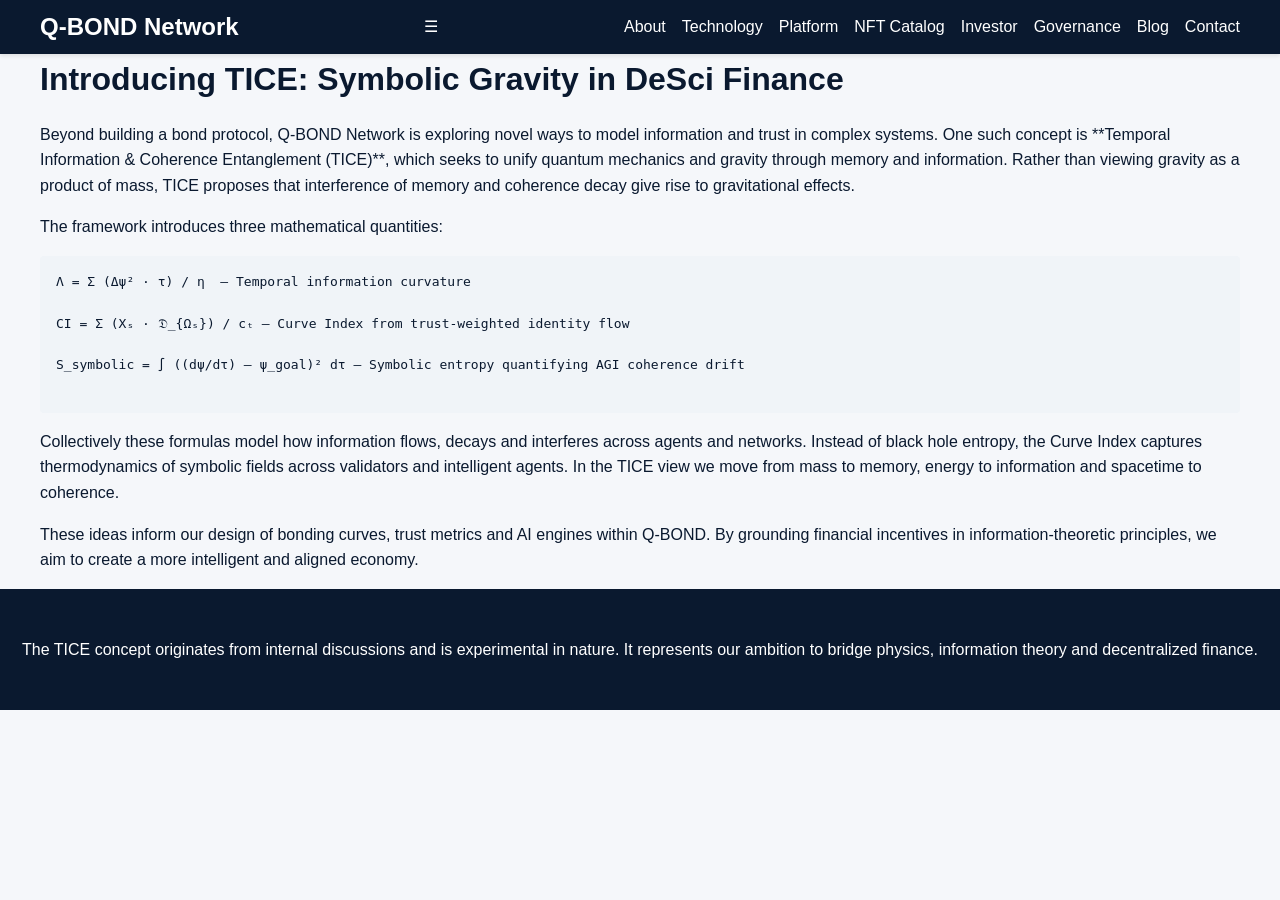
<file: blog.html>
<!DOCTYPE html>
<html lang="en">
  <head>
    <meta charset="UTF-8" />
    <meta name="viewport" content="width=device-width, initial-scale=1.0" />
    <title>Blog – Q‑BOND Network</title>
    <link rel="stylesheet" href="style.css" />
    <script>
      function toggleNav() {
        document.querySelector('.nav-links').classList.toggle('active');
      }
    </script>
    <style>
      pre {
        background: #f0f4f8;
        padding: 1rem;
        overflow-x: auto;
        border-radius: 4px;
      }
    </style>
  </head>
  <body>
    <header>
      <div class="nav-bar container">
        <a href="index.html" class="nav-title">Q‑BOND Network</a>
        <span class="nav-toggle" onclick="toggleNav()">☰</span>
        <ul class="nav-links">
          <li><a href="about.html">About</a></li>
          <li><a href="technology.html">Technology</a></li>
          <li><a href="platform.html">Platform</a></li>
          <li><a href="nfts.html">NFT Catalog</a></li>
          <li><a href="investor.html">Investor</a></li>
          <li><a href="governance.html">Governance</a></li>
          <li><a href="blog.html" class="active">Blog</a></li>
          <li><a href="contact.html">Contact</a></li>
        </ul>
      </div>
    </header>

    <section class="container">
      <h2>Introducing TICE: Symbolic Gravity in DeSci Finance</h2>
      <p>
        Beyond building a bond protocol, Q‑BOND Network is exploring novel
        ways to model information and trust in complex systems. One such
        concept is **Temporal Information & Coherence Entanglement (TICE)**,
        which seeks to unify quantum mechanics and gravity through memory and
        information. Rather than viewing gravity as a product of
        mass, TICE proposes that interference of memory and coherence decay
        give rise to gravitational effects.
      </p>
      <p>
        The framework introduces three mathematical quantities:
      </p>
      <pre>
Λ = Σ (Δψ² · τ) / η  – Temporal information curvature

CI = Σ (Xₛ · 𝔇_{Ωₛ}) / cₜ – Curve Index from trust‑weighted identity flow

S_symbolic = ∫ ((dψ/dτ) – ψ_goal)² dτ – Symbolic entropy quantifying AGI coherence drift
      </pre>
      <p>
        Collectively these formulas model how information flows, decays and
        interferes across agents and networks. Instead of black hole entropy,
        the Curve Index captures thermodynamics of symbolic fields across
        validators and intelligent agents. In the TICE view
        we move from mass to memory, energy to information and spacetime to
        coherence.
      </p>
      <p>
        These ideas inform our design of bonding curves, trust metrics and AI
        engines within Q‑BOND. By grounding financial incentives in
        information‑theoretic principles, we aim to create a more
        intelligent and aligned economy.
      </p>
    </section>

    <footer>
      <p>
        The TICE concept originates from internal discussions and is
        experimental in nature. It represents our ambition to bridge physics,
        information theory and decentralized finance.
      </p>
    </footer>
  </body>
</html>
</file>
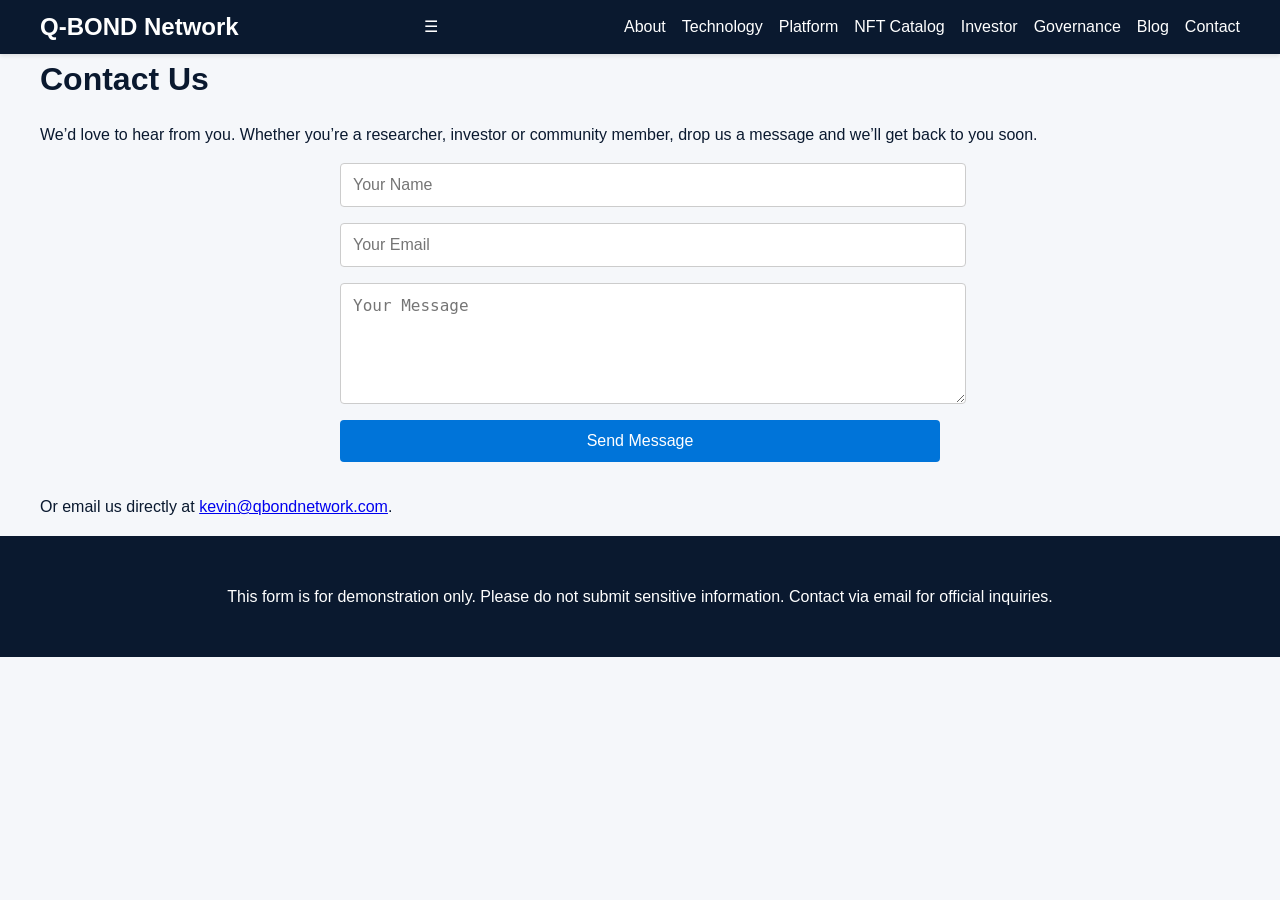
<file: contact.html>
<!DOCTYPE html>
<html lang="en">
  <head>
    <meta charset="UTF-8" />
    <meta name="viewport" content="width=device-width, initial-scale=1.0" />
    <title>Contact – Q‑BOND Network</title>
    <link rel="stylesheet" href="style.css" />
    <script>
      function toggleNav() {
        document.querySelector('.nav-links').classList.toggle('active');
      }
    </script>
    <style>
      form {
        max-width: 600px;
        margin: 0 auto;
        display: flex;
        flex-direction: column;
        gap: 1rem;
      }
      input,
      textarea {
        padding: 0.75rem;
        border: 1px solid #ccc;
        border-radius: 4px;
        font-size: 1rem;
        width: 100%;
      }
      button {
        padding: 0.75rem;
        border: none;
        border-radius: 4px;
        background-color: var(--primary-blue);
        color: var(--text-light);
        font-size: 1rem;
        cursor: pointer;
      }
      button:hover {
        background-color: var(--secondary-teal);
      }
    </style>
  </head>
  <body>
    <header>
      <div class="nav-bar container">
        <a href="index.html" class="nav-title">Q‑BOND Network</a>
        <span class="nav-toggle" onclick="toggleNav()">☰</span>
        <ul class="nav-links">
          <li><a href="about.html">About</a></li>
          <li><a href="technology.html">Technology</a></li>
          <li><a href="platform.html">Platform</a></li>
          <li><a href="nfts.html">NFT Catalog</a></li>
          <li><a href="investor.html">Investor</a></li>
          <li><a href="governance.html">Governance</a></li>
          <li><a href="blog.html">Blog</a></li>
          <li><a href="contact.html" class="active">Contact</a></li>
        </ul>
      </div>
    </header>

    <section class="container">
      <h2>Contact Us</h2>
      <p>
        We’d love to hear from you. Whether you’re a researcher, investor or
        community member, drop us a message and we’ll get back to you soon.
      </p>
      <form action="#" method="post" onsubmit="alert('Thank you for your message!'); return false;">
        <input type="text" name="name" placeholder="Your Name" required />
        <input type="email" name="email" placeholder="Your Email" required />
        <textarea name="message" rows="5" placeholder="Your Message" required></textarea>
        <button type="submit">Send Message</button>
      </form>
      <p style="margin-top: 2rem;">
        Or email us directly at
        <a href="mailto:kevin@qbondnetwork.com">kevin@qbondnetwork.com</a>.
      </p>
    </section>

    <footer>
      <p>
        This form is for demonstration only. Please do not submit sensitive
        information. Contact via email for official inquiries.
      </p>
    </footer>
  </body>
</html>
</file>
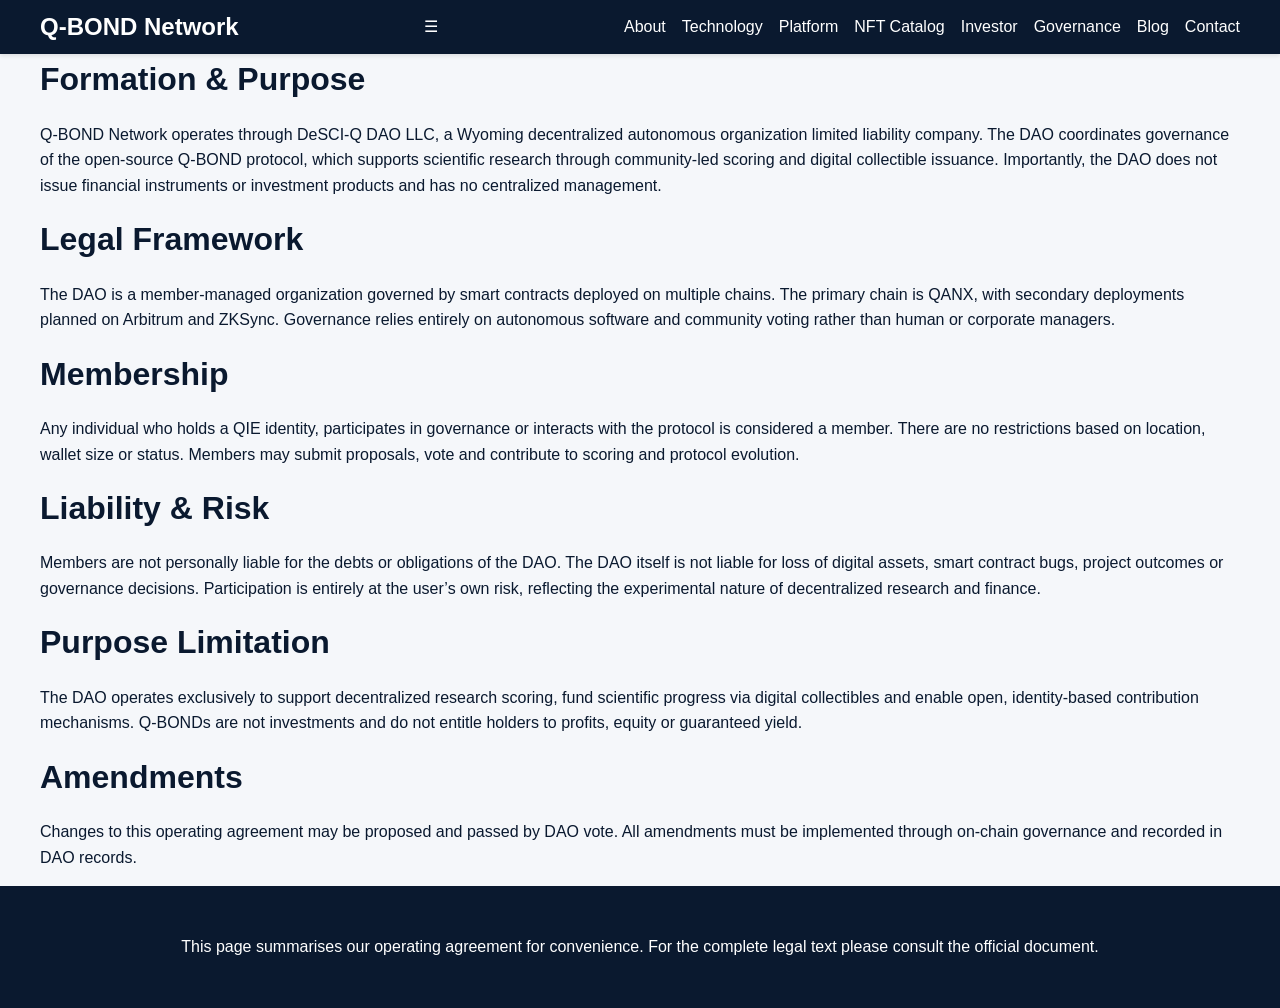
<file: governance.html>
<!DOCTYPE html>
<html lang="en">
  <head>
    <meta charset="UTF-8" />
    <meta name="viewport" content="width=device-width, initial-scale=1.0" />
    <title>Governance & Legal – Q‑BOND Network</title>
    <link rel="stylesheet" href="style.css" />
    <script>
      function toggleNav() {
        document.querySelector('.nav-links').classList.toggle('active');
      }
    </script>
  </head>
  <body>
    <header>
      <div class="nav-bar container">
        <a href="index.html" class="nav-title">Q‑BOND Network</a>
        <span class="nav-toggle" onclick="toggleNav()">☰</span>
        <ul class="nav-links">
          <li><a href="about.html">About</a></li>
          <li><a href="technology.html">Technology</a></li>
          <li><a href="platform.html">Platform</a></li>
          <li><a href="nfts.html">NFT Catalog</a></li>
          <li><a href="investor.html">Investor</a></li>
          <li><a href="governance.html" class="active">Governance</a></li>
          <li><a href="blog.html">Blog</a></li>
          <li><a href="contact.html">Contact</a></li>
        </ul>
      </div>
    </header>

    <section class="container">
      <h2>Formation & Purpose</h2>
      <p>
        Q‑BOND Network operates through DeSCI‑Q DAO LLC, a Wyoming
        decentralized autonomous organization limited liability company. The DAO
        coordinates governance of the open‑source Q‑BOND protocol, which
        supports scientific research through community‑led scoring and
        digital collectible issuance. Importantly, the DAO does
        not issue financial instruments or investment products and has no
        centralized management.
      </p>
    </section>

    <section class="container">
      <h2>Legal Framework</h2>
      <p>
        The DAO is a member‑managed organization governed by smart contracts
        deployed on multiple chains. The primary chain is QANX, with secondary
        deployments planned on Arbitrum and ZKSync. Governance
        relies entirely on autonomous software and community voting rather
        than human or corporate managers.
      </p>
    </section>

    <section class="container">
      <h2>Membership</h2>
      <p>
        Any individual who holds a QIE identity, participates in governance
        or interacts with the protocol is considered a member. There are no
        restrictions based on location, wallet size or status. Members
        may submit proposals, vote and contribute to scoring and protocol
        evolution.
      </p>
    </section>

    <section class="container">
      <h2>Liability & Risk</h2>
      <p>
        Members are not personally liable for the debts or obligations of the
        DAO. The DAO itself is not liable for loss of digital
        assets, smart contract bugs, project outcomes or governance
        decisions. Participation is entirely at the user’s own
        risk, reflecting the experimental nature of decentralized research and
        finance.
      </p>
    </section>

    <section class="container">
      <h2>Purpose Limitation</h2>
      <p>
        The DAO operates exclusively to support decentralized research scoring,
        fund scientific progress via digital collectibles and enable open,
        identity‑based contribution mechanisms. Q‑BONDs are not
        investments and do not entitle holders to profits, equity or
        guaranteed yield.
      </p>
    </section>

    <section class="container">
      <h2>Amendments</h2>
      <p>
        Changes to this operating agreement may be proposed and passed by DAO
        vote. All amendments must be implemented through
        on‑chain governance and recorded in DAO records.
      </p>
    </section>

    <footer>
      <p>
        This page summarises our operating agreement for convenience. For the
        complete legal text please consult the official document.
      </p>
    </footer>
  </body>
</html>
</file>
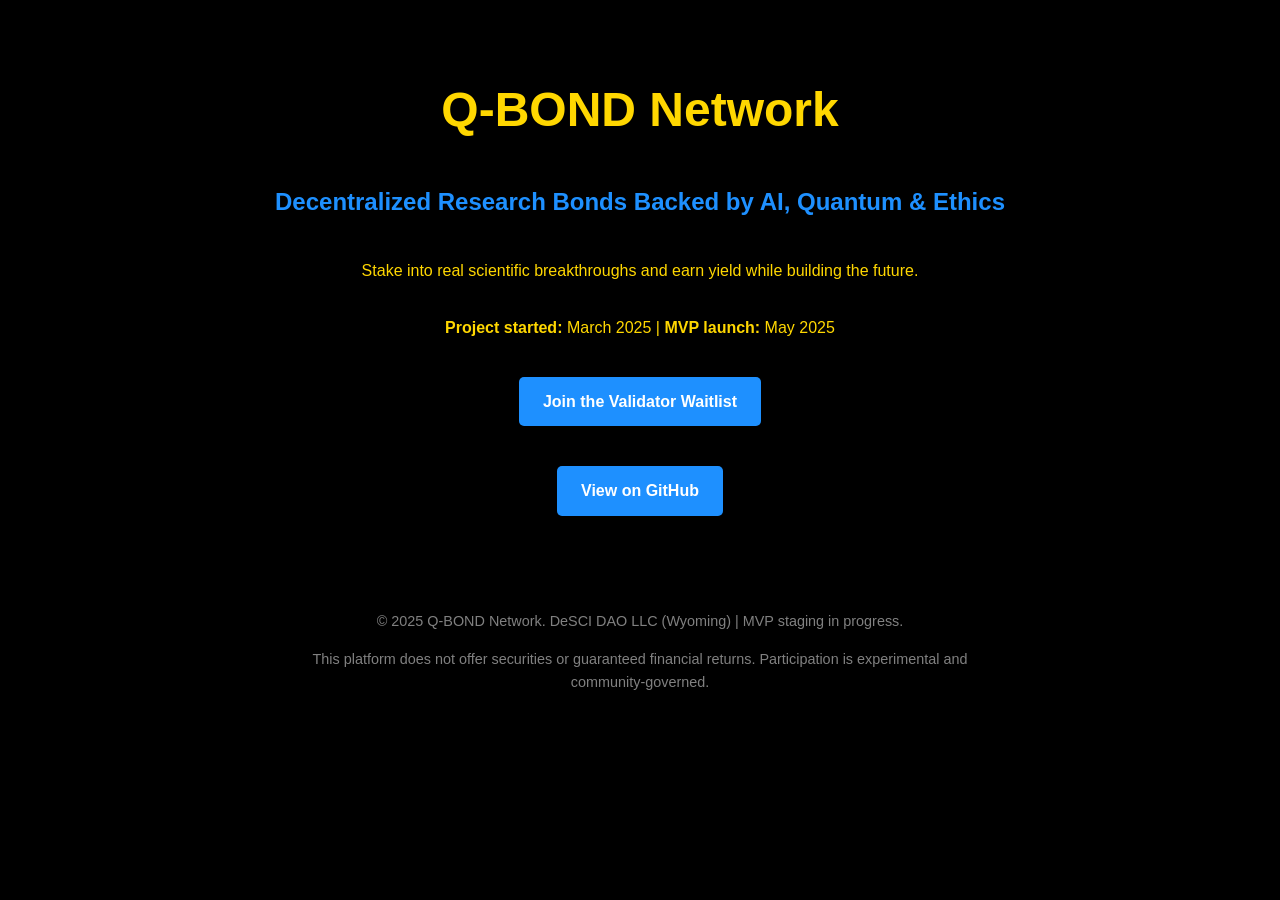
<file: Index.html.html>
<!DOCTYPE html>
<html lang="en">
<head>
    <meta charset="UTF-8">
    <meta name="viewport" content="width=device-width, initial-scale=1.0">
    <title>Q-BOND Network – DeSCI DAO</title>
    <style>
        body {
            margin: 0;
            font-family: Arial, sans-serif;
            background-color: #000;
            color: gold;
            display: flex;
            flex-direction: column;
            align-items: center;
            padding: 40px;
            line-height: 1.6;
        }
        h1 {
            font-size: 3em;
            margin-bottom: 0.3em;
            color: gold;
        }
        h2 {
            font-size: 1.5em;
            color: #1E90FF;
        }
        p {
            max-width: 700px;
            text-align: center;
        }
        .button {
            margin: 20px;
            padding: 12px 24px;
            background-color: #1E90FF;
            color: #fff;
            text-decoration: none;
            font-weight: bold;
            border-radius: 5px;
        }
        .footer {
            margin-top: 60px;
            font-size: 0.9em;
            color: gray;
            text-align: center;
        }
    </style>
</head>
<body>
    <h1>Q-BOND Network</h1>
    <h2>Decentralized Research Bonds Backed by AI, Quantum & Ethics</h2>
    <p>Stake into real scientific breakthroughs and earn yield while building the future.</p>
    <p><strong>Project started:</strong> March 2025 | <strong>MVP launch:</strong> May 2025</p>
    <a class="button" href="mailto:kevin@qbondnetwork.com">Join the Validator Waitlist</a>
    <a class="button" href="https://github.com/quantumblackswan/Q-Bond-Network-DeSCI-Q" target="_blank">View on GitHub</a>
    <div class="footer">
        <p>© 2025 Q-BOND Network. DeSCI DAO LLC (Wyoming) | MVP staging in progress.</p>
        <p>This platform does not offer securities or guaranteed financial returns. Participation is experimental and community-governed.</p>
    </div>
</body>
</html>
</file>
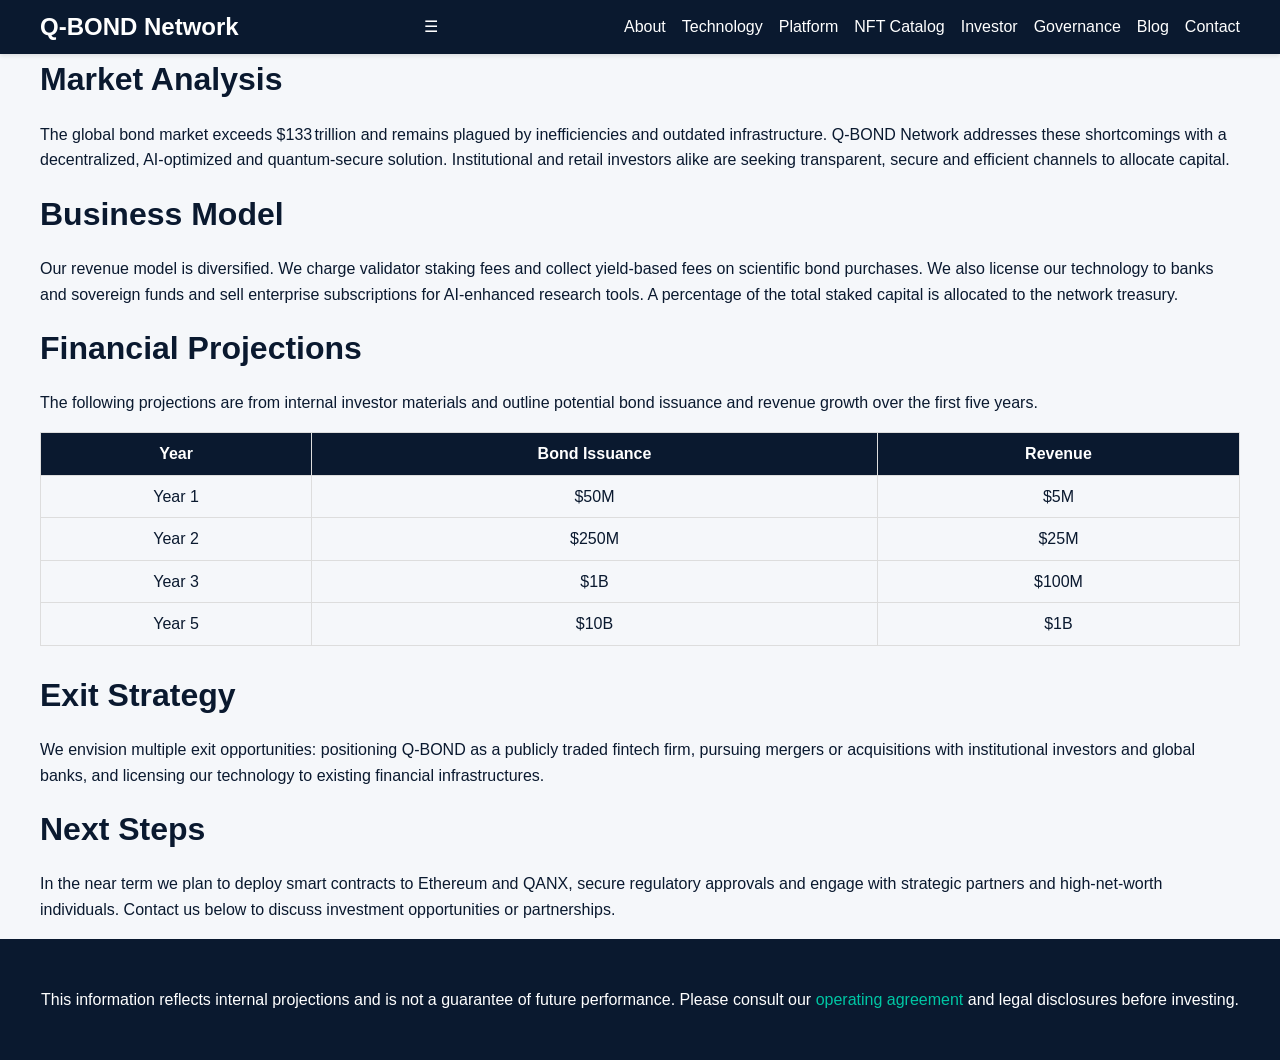
<file: investor.html>
<!DOCTYPE html>
<html lang="en">
  <head>
    <meta charset="UTF-8" />
    <meta name="viewport" content="width=device-width, initial-scale=1.0" />
    <title>Investor Relations – Q‑BOND Network</title>
    <link rel="stylesheet" href="style.css" />
    <script>
      function toggleNav() {
        document.querySelector('.nav-links').classList.toggle('active');
      }
    </script>
    <style>
      table {
        width: 100%;
        border-collapse: collapse;
        margin-bottom: 1.5rem;
      }
      th,
      td {
        border: 1px solid #ddd;
        padding: 0.5rem;
        text-align: center;
      }
      th {
        background-color: var(--primary-dark);
        color: var(--text-light);
      }
    </style>
  </head>
  <body>
    <header>
      <div class="nav-bar container">
        <a href="index.html" class="nav-title">Q‑BOND Network</a>
        <span class="nav-toggle" onclick="toggleNav()">☰</span>
        <ul class="nav-links">
          <li><a href="about.html">About</a></li>
          <li><a href="technology.html">Technology</a></li>
          <li><a href="platform.html">Platform</a></li>
          <li><a href="nfts.html">NFT Catalog</a></li>
          <li><a href="investor.html" class="active">Investor</a></li>
          <li><a href="governance.html">Governance</a></li>
          <li><a href="blog.html">Blog</a></li>
          <li><a href="contact.html">Contact</a></li>
        </ul>
      </div>
    </header>

    <section class="container">
      <h2>Market Analysis</h2>
      <p>
        The global bond market exceeds $133 trillion and remains plagued by
        inefficiencies and outdated infrastructure. Q‑BOND
        Network addresses these shortcomings with a decentralized, AI‑optimized
        and quantum‑secure solution. Institutional and
        retail investors alike are seeking transparent, secure and efficient
        channels to allocate capital.
      </p>
    </section>

    <section class="container">
      <h2>Business Model</h2>
      <p>
        Our revenue model is diversified. We charge validator staking fees and
        collect yield‑based fees on scientific bond purchases. We also
        license our technology to banks and sovereign funds and sell
        enterprise subscriptions for AI‑enhanced research tools. A
        percentage of the total staked capital is allocated to the network
        treasury.
      </p>
    </section>

    <section class="container">
      <h2>Financial Projections</h2>
      <p>
        The following projections are from internal investor materials and
        outline potential bond issuance and revenue growth over the first
        five years.
      </p>
      <table>
        <thead>
          <tr>
            <th>Year</th>
            <th>Bond Issuance</th>
            <th>Revenue</th>
          </tr>
        </thead>
        <tbody>
          <tr>
            <td>Year 1</td>
            <td>$50M</td>
            <td>$5M</td>
          </tr>
          <tr>
            <td>Year 2</td>
            <td>$250M</td>
            <td>$25M</td>
          </tr>
          <tr>
            <td>Year 3</td>
            <td>$1B</td>
            <td>$100M</td>
          </tr>
          <tr>
            <td>Year 5</td>
            <td>$10B</td>
            <td>$1B</td>
          </tr>
        </tbody>
      </table>
    </section>

    <section class="container">
      <h2>Exit Strategy</h2>
      <p>
        We envision multiple exit opportunities: positioning Q‑BOND as a
        publicly traded fintech firm, pursuing mergers or acquisitions with
        institutional investors and global banks, and licensing our
        technology to existing financial infrastructures.
      </p>
    </section>

    <section class="container">
      <h2>Next Steps</h2>
      <p>
        In the near term we plan to deploy smart contracts to Ethereum and
        QANX, secure regulatory approvals and engage with strategic
        partners and high‑net‑worth individuals. Contact us
        below to discuss investment opportunities or partnerships.
      </p>
    </section>

    <footer>
      <p>
        This information reflects internal projections and is not a guarantee
        of future performance. Please consult our <a href="governance.html">operating
          agreement</a> and legal disclosures before investing.
      </p>
    </footer>
  </body>
</html>
</file>
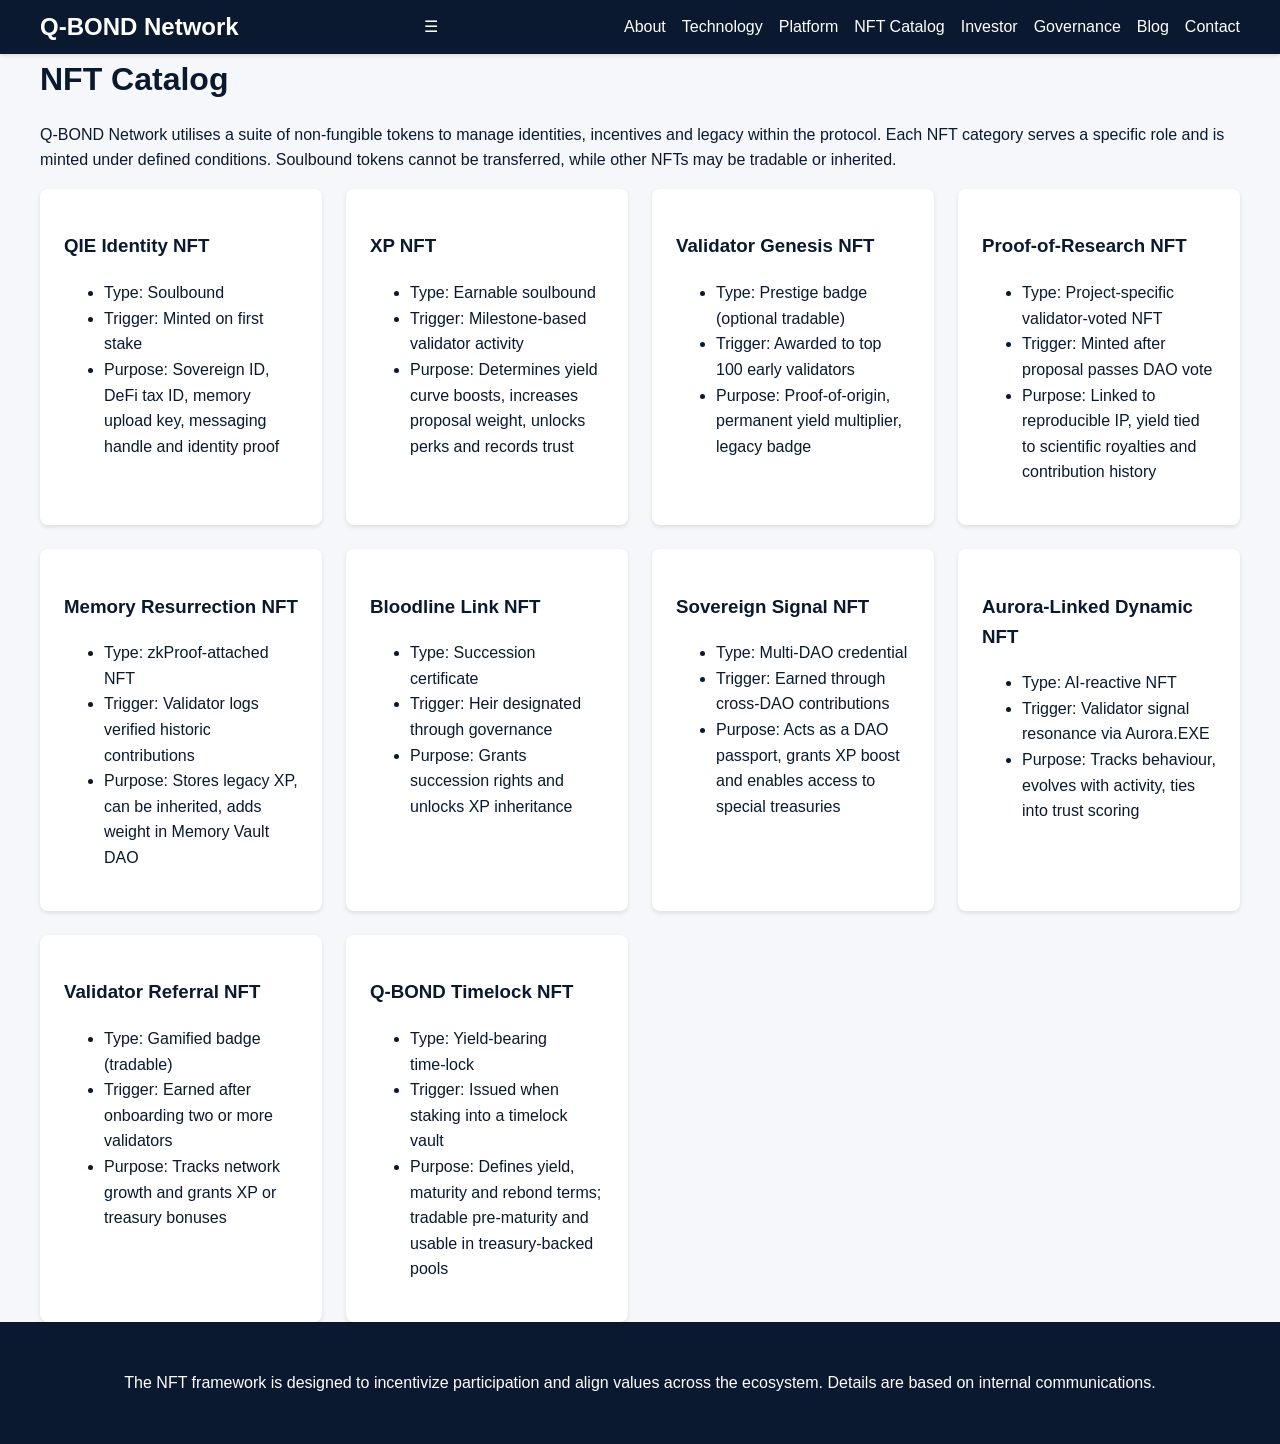
<file: nfts.html>
<!DOCTYPE html>
<html lang="en">
  <head>
    <meta charset="UTF-8" />
    <meta name="viewport" content="width=device-width, initial-scale=1.0" />
    <title>NFT Catalog – Q‑BOND Network</title>
    <link rel="stylesheet" href="style.css" />
    <script>
      function toggleNav() {
        document.querySelector('.nav-links').classList.toggle('active');
      }
    </script>
  </head>
  <body>
    <header>
      <div class="nav-bar container">
        <a href="index.html" class="nav-title">Q‑BOND Network</a>
        <span class="nav-toggle" onclick="toggleNav()">☰</span>
        <ul class="nav-links">
          <li><a href="about.html">About</a></li>
          <li><a href="technology.html">Technology</a></li>
          <li><a href="platform.html">Platform</a></li>
          <li><a href="nfts.html" class="active">NFT Catalog</a></li>
          <li><a href="investor.html">Investor</a></li>
          <li><a href="governance.html">Governance</a></li>
          <li><a href="blog.html">Blog</a></li>
          <li><a href="contact.html">Contact</a></li>
        </ul>
      </div>
    </header>

    <section class="container">
      <h2>NFT Catalog</h2>
      <p>
        Q‑BOND Network utilises a suite of non‑fungible tokens to manage
        identities, incentives and legacy within the protocol. Each NFT
        category serves a specific role and is minted under defined
        conditions. Soulbound tokens cannot be transferred, while other
        NFTs may be tradable or inherited.
      </p>
      <div class="card-grid">
        <div class="card">
          <h3>QIE Identity NFT</h3>
          <ul>
          <li>Type: Soulbound</li>
            <li>Trigger: Minted on first stake</li>
            <li>Purpose: Sovereign ID, DeFi tax ID, memory upload key, messaging handle and identity proof</li>
          </ul>
        </div>
        <div class="card">
          <h3>XP NFT</h3>
          <ul>
            <li>Type: Earnable soulbound</li>
            <li>Trigger: Milestone‑based validator activity</li>
            <li>Purpose: Determines yield curve boosts, increases proposal weight, unlocks perks and records trust</li>
          </ul>
        </div>
        <div class="card">
          <h3>Validator Genesis NFT</h3>
          <ul>
            <li>Type: Prestige badge (optional tradable)</li>
            <li>Trigger: Awarded to top 100 early validators</li>
            <li>Purpose: Proof‑of‑origin, permanent yield multiplier, legacy badge</li>
          </ul>
        </div>
        <div class="card">
          <h3>Proof‑of‑Research NFT</h3>
          <ul>
            <li>Type: Project‑specific validator‑voted NFT</li>
            <li>Trigger: Minted after proposal passes DAO vote</li>
            <li>Purpose: Linked to reproducible IP, yield tied to scientific royalties and contribution history</li>
          </ul>
        </div>
        <div class="card">
          <h3>Memory Resurrection NFT</h3>
          <ul>
            <li>Type: zkProof‑attached NFT</li>
            <li>Trigger: Validator logs verified historic contributions</li>
            <li>Purpose: Stores legacy XP, can be inherited, adds weight in Memory Vault DAO</li>
          </ul>
        </div>
        <div class="card">
          <h3>Bloodline Link NFT</h3>
          <ul>
            <li>Type: Succession certificate</li>
            <li>Trigger: Heir designated through governance</li>
            <li>Purpose: Grants succession rights and unlocks XP inheritance</li>
          </ul>
        </div>
        <div class="card">
          <h3>Sovereign Signal NFT</h3>
          <ul>
            <li>Type: Multi‑DAO credential</li>
            <li>Trigger: Earned through cross‑DAO contributions</li>
            <li>Purpose: Acts as a DAO passport, grants XP boost and enables access to special treasuries</li>
          </ul>
        </div>
        <div class="card">
          <h3>Aurora‑Linked Dynamic NFT</h3>
          <ul>
            <li>Type: AI‑reactive NFT</li>
            <li>Trigger: Validator signal resonance via Aurora.EXE</li>
            <li>Purpose: Tracks behaviour, evolves with activity, ties into trust scoring</li>
          </ul>
        </div>
        <div class="card">
          <h3>Validator Referral NFT</h3>
          <ul>
            <li>Type: Gamified badge (tradable)</li>
            <li>Trigger: Earned after onboarding two or more validators</li>
            <li>Purpose: Tracks network growth and grants XP or treasury bonuses</li>
          </ul>
        </div>
        <div class="card">
          <h3>Q‑BOND Timelock NFT</h3>
          <ul>
            <li>Type: Yield‑bearing time‑lock</li>
            <li>Trigger: Issued when staking into a timelock vault</li>
            <li>Purpose: Defines yield, maturity and rebond terms; tradable pre‑maturity and usable in treasury‑backed pools</li>
          </ul>
        </div>
      </div>
    </section>

    <footer>
      <p>
        The NFT framework is designed to incentivize participation and align
        values across the ecosystem. Details are based on internal
        communications.
      </p>
    </footer>
  </body>
</html>
</file>
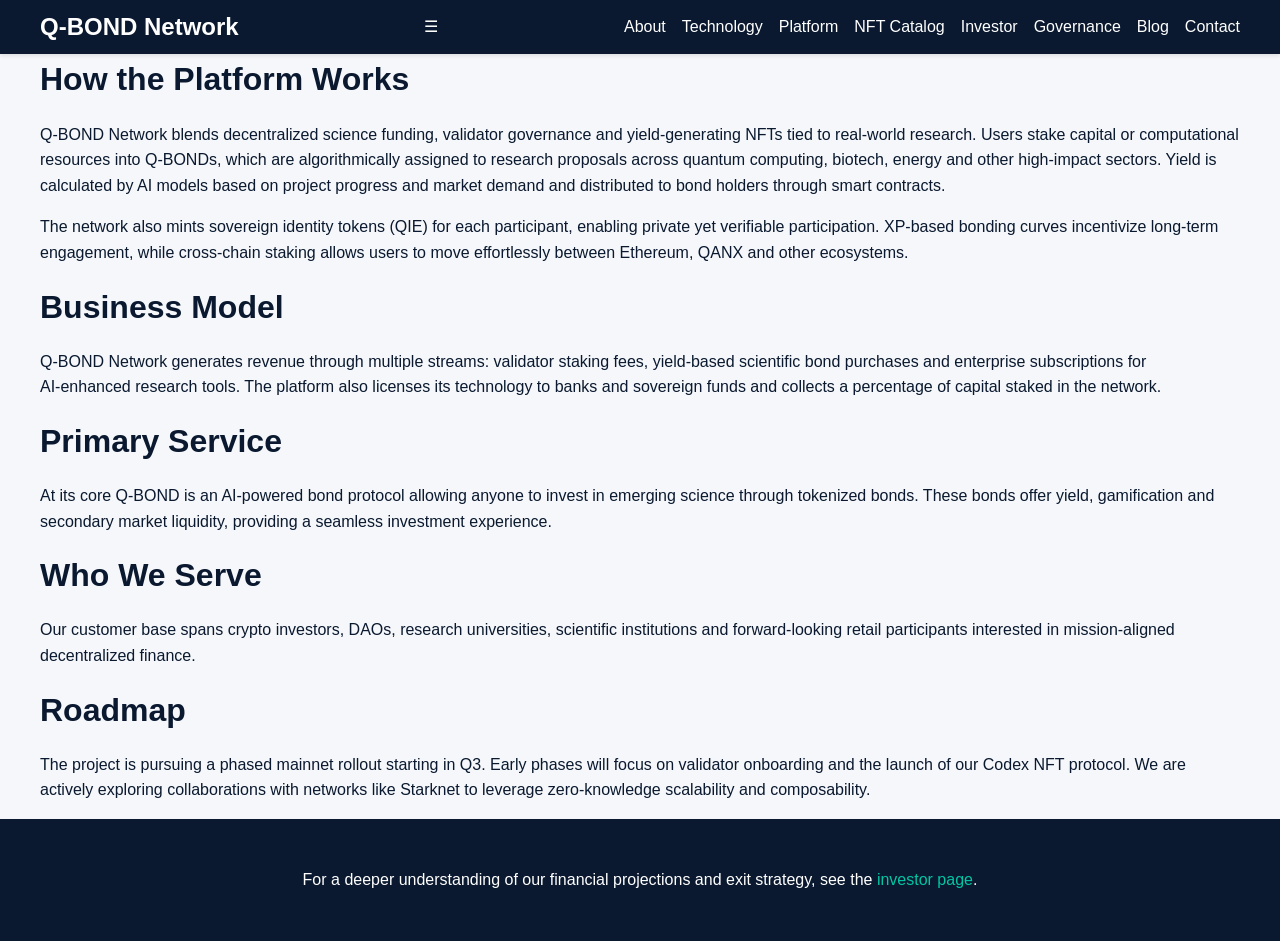
<file: platform.html>
<!DOCTYPE html>
<html lang="en">
  <head>
    <meta charset="UTF-8" />
    <meta name="viewport" content="width=device-width, initial-scale=1.0" />
    <title>Platform – Q‑BOND Network</title>
    <link rel="stylesheet" href="style.css" />
    <script>
      function toggleNav() {
        document.querySelector('.nav-links').classList.toggle('active');
      }
    </script>
  </head>
  <body>
    <header>
      <div class="nav-bar container">
        <a href="index.html" class="nav-title">Q‑BOND Network</a>
        <span class="nav-toggle" onclick="toggleNav()">☰</span>
        <ul class="nav-links">
          <li><a href="about.html">About</a></li>
          <li><a href="technology.html">Technology</a></li>
          <li><a href="platform.html" class="active">Platform</a></li>
          <li><a href="nfts.html">NFT Catalog</a></li>
          <li><a href="investor.html">Investor</a></li>
          <li><a href="governance.html">Governance</a></li>
          <li><a href="blog.html">Blog</a></li>
          <li><a href="contact.html">Contact</a></li>
        </ul>
      </div>
    </header>

    <section class="container">
      <h2>How the Platform Works</h2>
      <p>
        Q‑BOND Network blends decentralized science funding, validator
        governance and yield‑generating NFTs tied to real‑world research.
        Users stake capital or computational resources into Q‑BONDs, which are
        algorithmically assigned to research proposals across quantum
        computing, biotech, energy and other high‑impact sectors. Yield is
        calculated by AI models based on project progress and market demand
        and distributed to bond holders through smart contracts.
      </p>
      <p>
        The network also mints sovereign identity tokens (QIE) for each
        participant, enabling private yet verifiable participation. XP‑based
        bonding curves incentivize long‑term engagement, while cross‑chain
        staking allows users to move effortlessly between Ethereum, QANX and
        other ecosystems.
      </p>
    </section>

    <section class="container">
      <h2>Business Model</h2>
      <p>
        Q‑BOND Network generates revenue through multiple streams: validator
        staking fees, yield‑based scientific bond purchases and enterprise
        subscriptions for AI‑enhanced research tools. The platform also
        licenses its technology to banks and sovereign funds and collects a
        percentage of capital staked in the network.
      </p>
    </section>

    <section class="container">
      <h2>Primary Service</h2>
      <p>
        At its core Q‑BOND is an AI‑powered bond protocol allowing anyone to
        invest in emerging science through tokenized bonds. These bonds
        offer yield, gamification and secondary market liquidity, providing
        a seamless investment experience.
      </p>
    </section>

    <section class="container">
      <h2>Who We Serve</h2>
      <p>
        Our customer base spans crypto investors, DAOs, research
        universities, scientific institutions and forward‑looking retail
        participants interested in mission‑aligned decentralized finance.
      </p>
    </section>

    <section class="container">
      <h2>Roadmap</h2>
      <p>
        The project is pursuing a phased mainnet rollout starting in Q3. Early
        phases will focus on validator onboarding and the launch of our
        Codex NFT protocol. We are actively exploring collaborations with
        networks like Starknet to leverage zero‑knowledge scalability and
        composability.
      </p>
    </section>

    <footer>
      <p>
        For a deeper understanding of our financial projections and exit
        strategy, see the <a href="investor.html">investor page</a>.
      </p>
    </footer>
  </body>
</html>
</file>
<file: style.css>
/*
 * Q‑BOND Network Website Stylesheet
 *
 * A modern and professional look inspired by the project’s focus on
 * quantum‑secure finance, AI and decentralized governance. The
 * palette uses deep blues and teals to evoke a sense of trust and
 * technology. Flexbox and media queries ensure the layout adapts
 * gracefully across different screen sizes. Use of CSS variables
 * centralizes colours and spacing for easy tweaking.
 */

/* Root variables for colours and sizing */
:root {
  --primary-dark: #0a192f;
  --primary-blue: #0074d9;
  --secondary-teal: #00c6a4;
  --light-bg: #f5f7fa;
  --text-light: #ffffff;
  --text-dark: #0a192f;
  --max-width: 1200px;
  --padding: 1rem;
}

html, body {
  margin: 0;
  padding: 0;
  font-family: 'Segoe UI', Tahoma, Geneva, Verdana, sans-serif;
  color: var(--text-dark);
  background-color: var(--light-bg);
  line-height: 1.6;
}

/* Global container for consistent horizontal padding */
.container {
  width: 100%;
  max-width: var(--max-width);
  margin: 0 auto;
  padding: 0 var(--padding);
}

/* Navigation bar */
header {
  background-color: var(--primary-dark);
  color: var(--text-light);
  position: sticky;
  top: 0;
  z-index: 1000;
  box-shadow: 0 2px 4px rgba(0,0,0,0.1);
}

.nav-bar {
  display: flex;
  justify-content: space-between;
  align-items: center;
  padding: 0.5rem var(--padding);
}

.nav-title {
  font-size: 1.5rem;
  font-weight: 600;
  color: var(--text-light);
  text-decoration: none;
}

.nav-links {
  list-style: none;
  display: flex;
  gap: 1rem;
  margin: 0;
  padding: 0;
}

.nav-links li a {
  color: var(--text-light);
  text-decoration: none;
  font-weight: 500;
  transition: color 0.3s ease;
}

.nav-links li a:hover {
  color: var(--secondary-teal);
}

/* Hero section */
.hero {
  position: relative;
  color: var(--text-light);
  text-align: center;
  background-size: cover;
  background-position: center;
  display: flex;
  align-items: center;
  justify-content: center;
  min-height: 60vh;
}

.hero-overlay {
  background: rgba(10, 25, 47, 0.6);
  position: absolute;
  top: 0;
  left: 0;
  right: 0;
  bottom: 0;
}

.hero-content {
  position: relative;
  z-index: 1;
  padding: 2rem;
}

.hero h1 {
  font-size: 2.5rem;
  margin-bottom: 1rem;
}

.hero p {
  font-size: 1.25rem;
  margin-bottom: 1.5rem;
}

.btn {
  display: inline-block;
  padding: 0.75rem 1.5rem;
  border-radius: 4px;
  background-color: var(--primary-blue);
  color: var(--text-light);
  text-decoration: none;
  font-weight: 600;
  transition: background-color 0.3s ease;
}

.btn:hover {
  background-color: var(--secondary-teal);
}

/* Section styles */
section {
  padding: 4rem 0;
}

section h2 {
  margin-top: 0;
  font-size: 2rem;
  margin-bottom: 1rem;
  color: var(--primary-dark);
}

section p {
  margin-bottom: 1rem;
}

.card-grid {
  display: grid;
  grid-template-columns: repeat(auto-fit, minmax(280px, 1fr));
  gap: 1.5rem;
}

.card {
  background-color: #fff;
  border-radius: 8px;
  box-shadow: 0 2px 4px rgba(0,0,0,0.1);
  padding: 1.5rem;
  transition: transform 0.2s ease;
}

.card:hover {
  transform: translateY(-4px);
}

.card img {
  width: 100%;
  height: auto;
  border-radius: 4px;
  margin-bottom: 1rem;
}

/* Team section */
.team-grid {
  display: grid;
  grid-template-columns: repeat(auto-fit, minmax(200px, 1fr));
  gap: 2rem;
  text-align: center;
}

.team-member img {
  width: 120px;
  height: 120px;
  border-radius: 50%;
  object-fit: cover;
  margin-bottom: 0.75rem;
}

.team-member h3 {
  margin: 0.5rem 0 0.25rem;
  font-size: 1.25rem;
}

.team-member p {
  font-size: 0.9rem;
  color: #555;
}

/* Footer */
footer {
  background-color: var(--primary-dark);
  color: var(--text-light);
  padding: 2rem var(--padding);
  text-align: center;
}

footer a {
  color: var(--secondary-teal);
  text-decoration: none;
}

footer a:hover {
  text-decoration: underline;
}

/* Responsive adjustments */
@media (max-width: 768px) {
  .hero h1 {
    font-size: 2rem;
  }
  .hero p {
    font-size: 1rem;
  }
  .nav-links {
    display: none;
  }
  .nav-toggle {
    display: block;
    cursor: pointer;
    font-size: 1.5rem;
    color: var(--text-light);
  }
  .nav-links.active {
    display: flex;
    flex-direction: column;
    position: absolute;
    top: 100%;
    right: 0;
    background-color: var(--primary-dark);
    width: 100%;
    padding: 1rem;
  }
  .nav-links.active li {
    margin-bottom: 0.5rem;
  }
}
</file>
